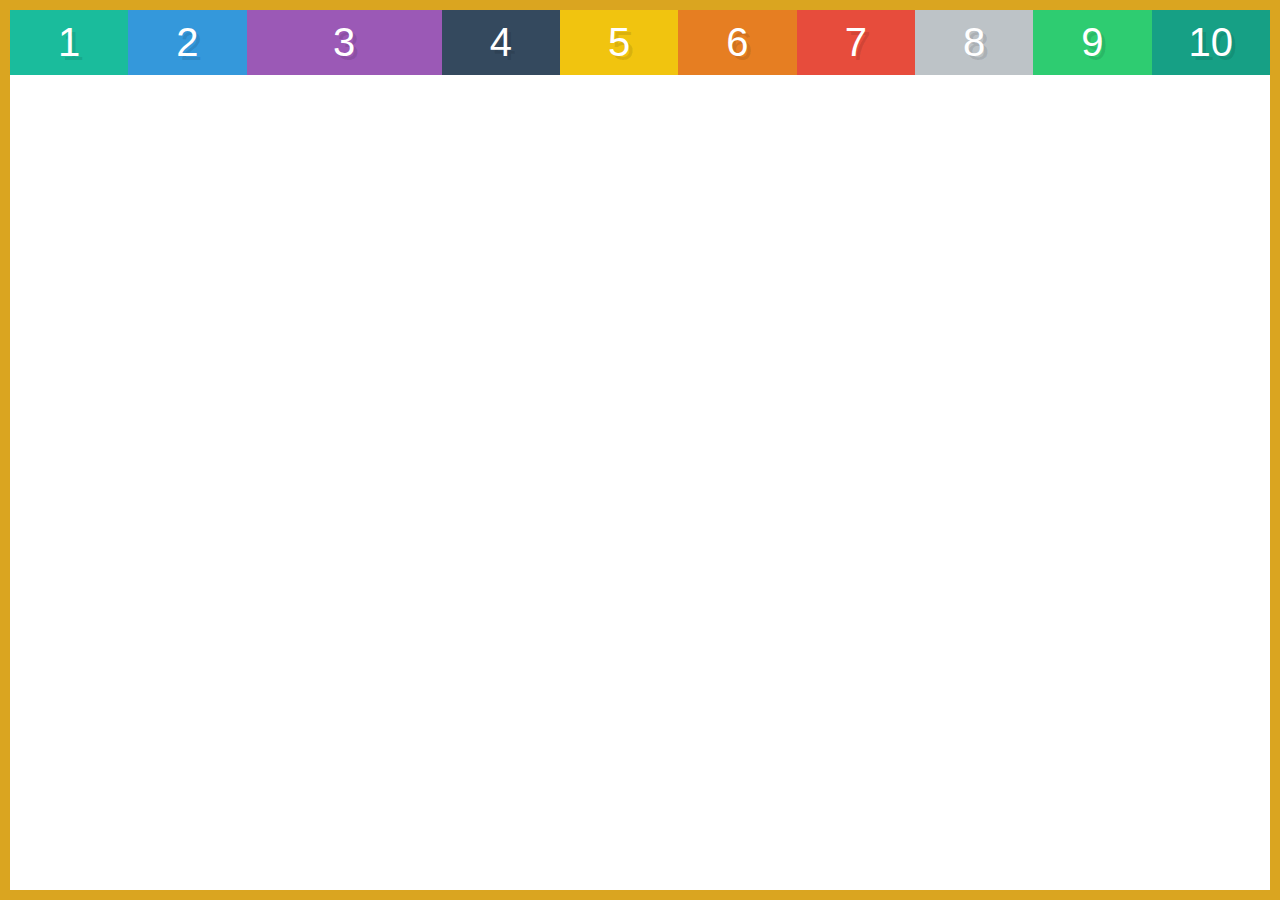
<file: practice.html>
<!DOCTYPE html>
<html>

<head>
  <meta charset="utf-8" />
  <meta http-equiv="X-UA-Compatible" content="IE=edge">
  <title>What The Flexbox</title>
  <meta name="viewport" content="width=device-width, initial-scale=1">
  <link rel="stylesheet" href="practice.css">
</head>

<body>
  <div class="container">
    <div class="item box box1">1</div>
    <div class="item box box2">2</div>
    <div class="item box box3">3</div>
    <div class="item box box4">4</div>
    <div class="item box box5">5</div>
    <div class="item box box6">6</div>
    <div class="item box box7">7</div>
    <div class="item box box8">8</div>
    <div class="item box box9">9</div>
    <div class="item box box10">10</div>
  </div>
</body>

</html>
</file>
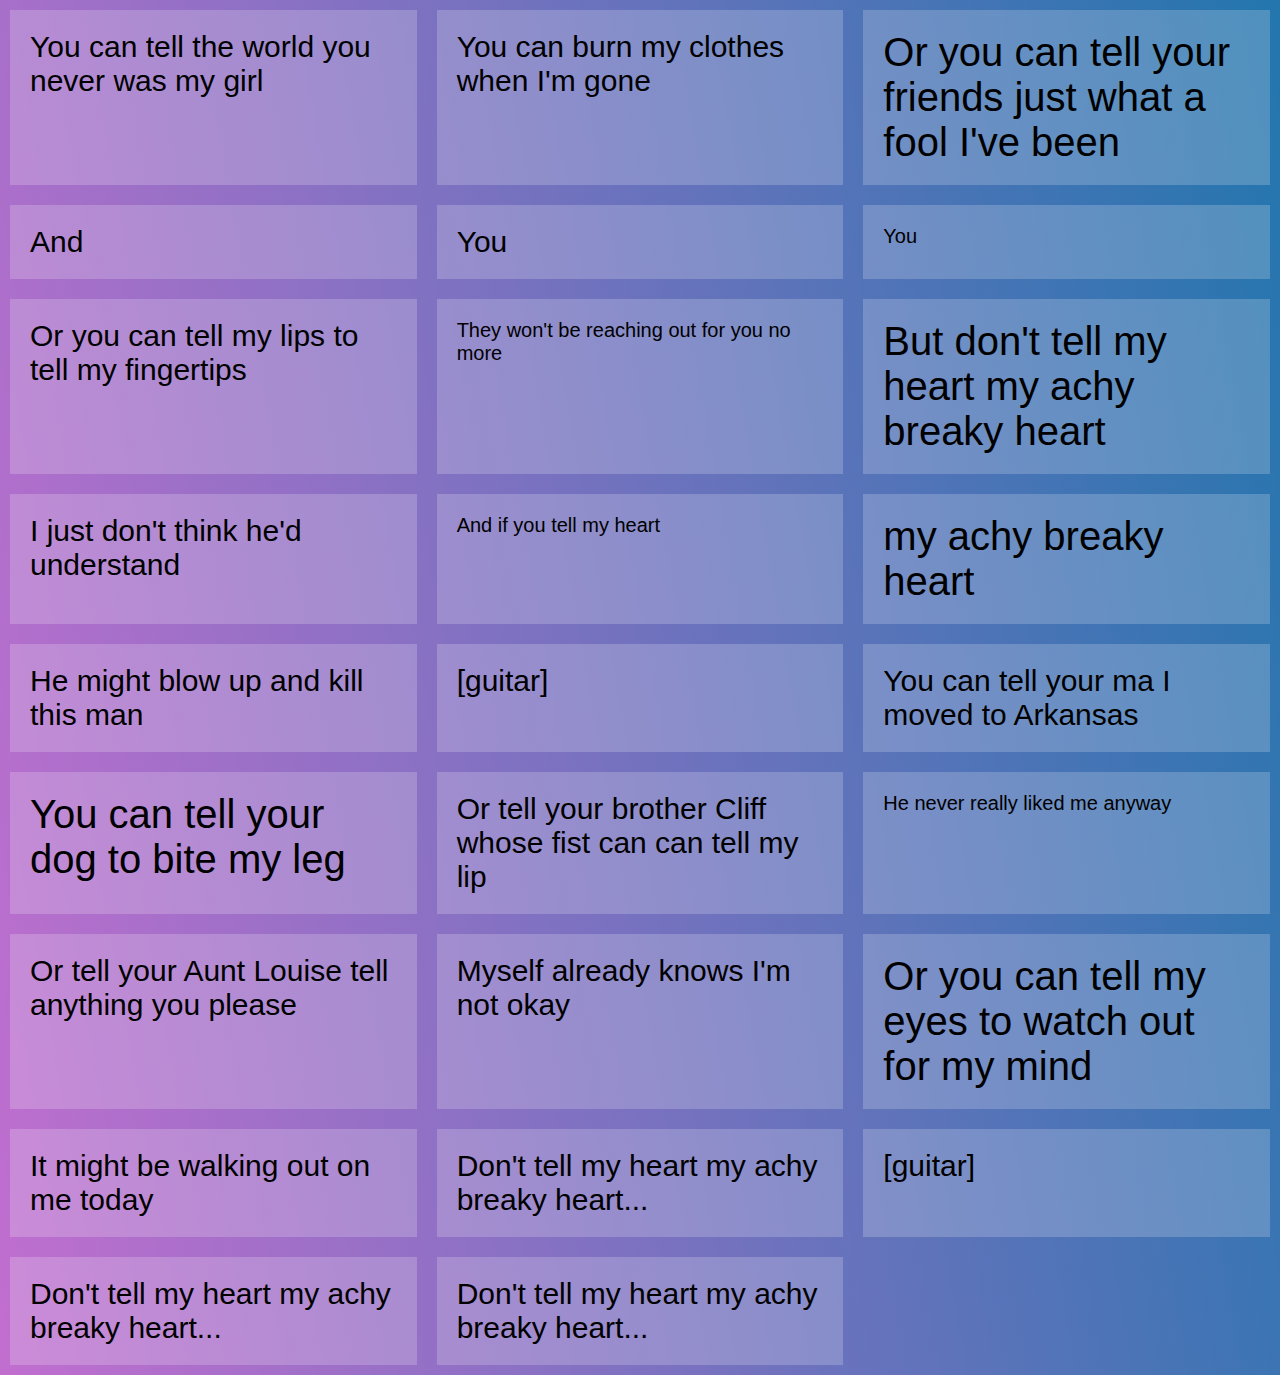
<file: src/equalHeightElements.html>
<!DOCTYPE html>
<html lang="en">

<head>
  <meta charset="UTF-8">
  <title>FlexBox Nav</title>
  <link rel="stylesheet" href="https://maxcdn.bootstrapcdn.com/font-awesome/4.3.0/css/font-awesome.min.css">
  <link rel="stylesheet" href="equalHeightElements.css">
</head>

<body>

  <div class="elements">

    <div class="item">You can tell the world you never was my girl</div>
    <div class="item">You can burn my clothes when I'm gone</div>
    <div class="item large">Or you can tell your friends just what a fool I've been</div>
    <div class="item">And </div>

    <div class="item">You </div>
    <div class="item small">You </div>
    <div class="item">Or you can tell my lips to tell my fingertips</div>
    <div class="item small">They won't be reaching out for you no more</div>

    <div class="item large">But don't tell my heart my achy breaky heart</div>
    <div class="item">I just don't think he'd understand</div>
    <div class="item small">And if you tell my heart</div>
    <div class="item large">my achy breaky heart</div>
    <div class="item">He might blow up and kill this man</div>

    <div class="item">[guitar]</div>

    <div class="item">You can tell your ma I moved to Arkansas</div>
    <div class="item large">You can tell your dog to bite my leg</div>
    <div class="item">Or tell your brother Cliff whose fist can can tell my lip</div>
    <div class="item small">He never really liked me anyway</div>

    <div class="item">Or tell your Aunt Louise tell anything you please</div>
    <div class="item">Myself already knows I'm not okay</div>
    <div class="item large">Or you can tell my eyes to watch out for my mind</div>
    <div class="item">It might be walking out on me today</div>

    <div class="item">Don't tell my heart my achy breaky heart...</div>

    <div class="item">[guitar]</div>

    <div class="item">Don't tell my heart my achy breaky heart...</div>
    <div class="item">Don't tell my heart my achy breaky heart...</div>

  </div>

</body>

</html>
</file>
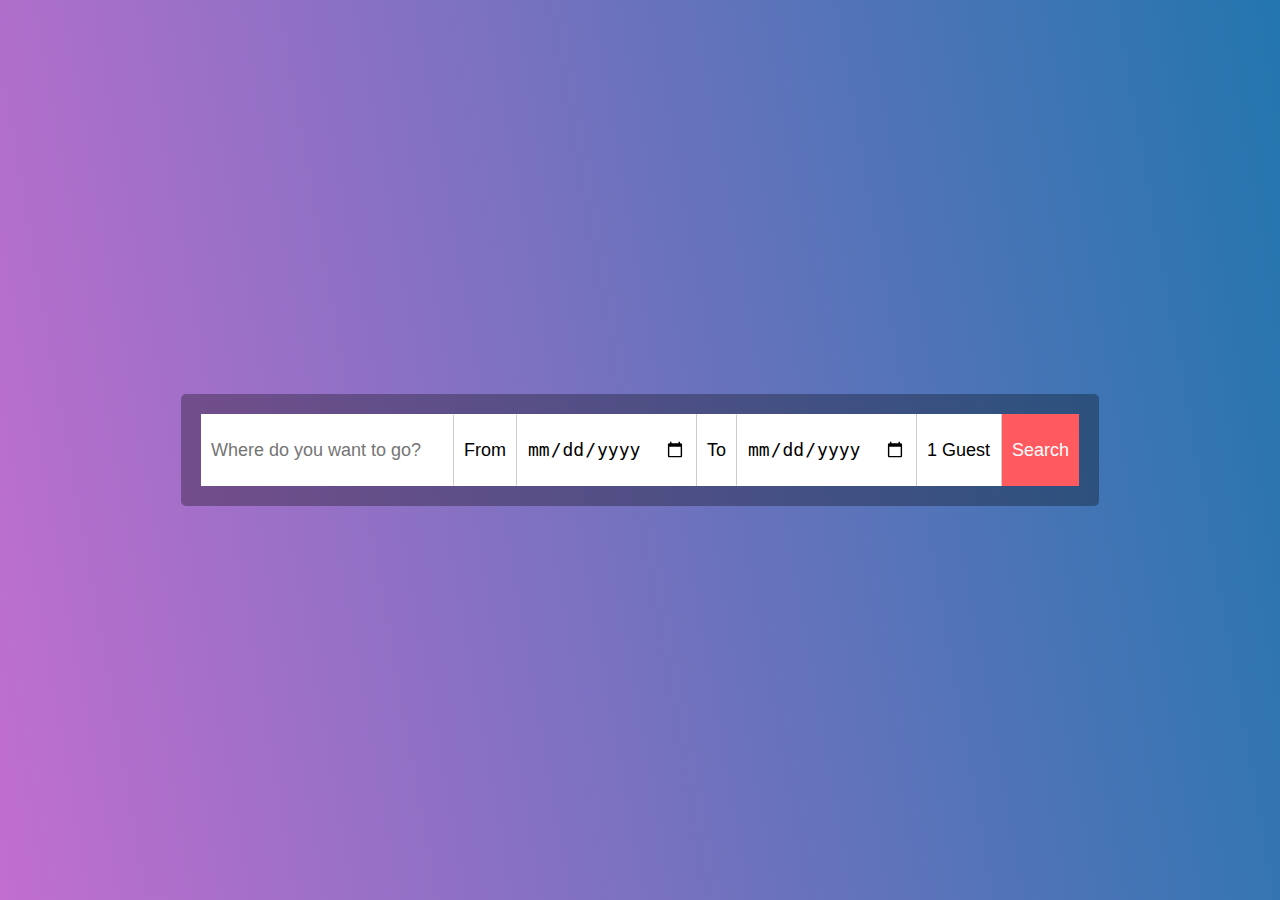
<file: src/flexboxForm.html>
<!DOCTYPE html>
<html lang="en">

<head>
  <meta charset="UTF-8">
  <title>FlexBox Nav</title>
  <link rel="stylesheet" href="https://maxcdn.bootstrapcdn.com/font-awesome/4.3.0/css/font-awesome.min.css">
  <link rel="stylesheet" href="flexboxForm.css">
</head>

<body>


  <div class="cover">


    <form class="flex-form">

      <input type="search" placeholder="Where do you want to go?">

      <label for="from">From</label>
      <input type="date" name="from">

      <label for="from">To</label>
      <input type="date" name="to">

      <select name="" id="">
        <option value="1">1 Guest</option>
        <option value="2">2 Guest</option>
        <option value="3">3 Guest</option>
        <option value="4">4 Guest</option>
        <option value="5">5 Guest</option>
      </select>

      <input type="submit" value="Search">

    </form>

  </div>

  <!-- <video class="dog" src="Coverr-Lulu/Coverr-Lulu.webm" autoplay loop></video> -->

</body>

</html>
</file>
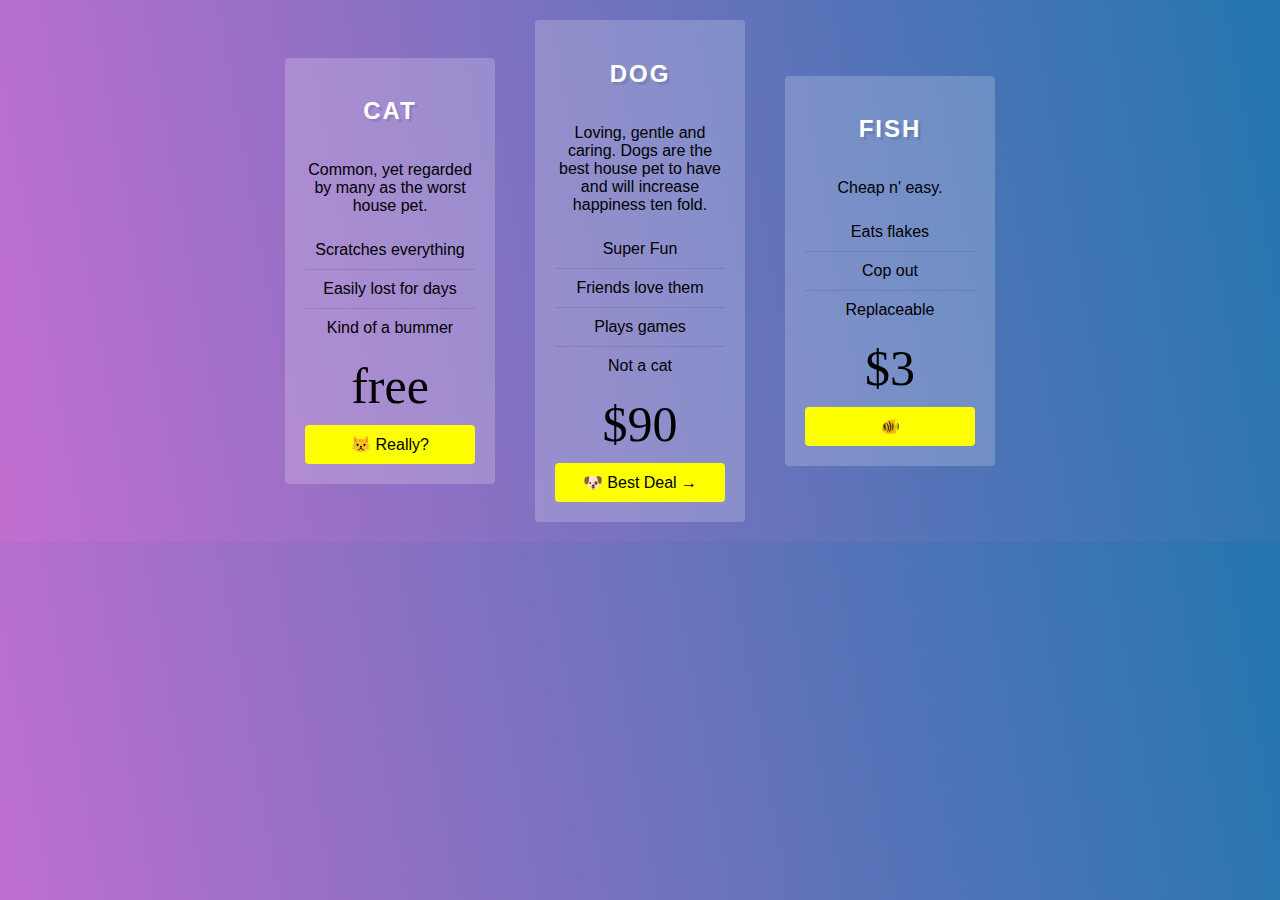
<file: src/pricingGrid.html>
<!DOCTYPE html>
<html lang="en">

<head>
  <meta charset="UTF-8">
  <title>FlexBox Nav</title>
  <link rel="stylesheet" href="https://maxcdn.bootstrapcdn.com/font-awesome/4.3.0/css/font-awesome.min.css">
  <link rel="stylesheet" href="pricingGrid.css">
</head>

<body>

  <!-- Flex Container! -->
  <div class="pricing-grid">

    <div class="plan plan1">

      <h2>Cat</h2>
      <p>Common, yet regarded by many as the worst house pet.</p>
      <ul class="features">
        <li>Scratches everything</li>
        <li>Easily lost for days</li>
        <li>Kind of a bummer</li>
      </ul>

      <p class="price">free</p>

      <a href="#" class="cta">😾 Really?</a>
    </div>

    <div class="plan plan2">

      <h2>Dog</h2>
      <p>Loving, gentle and caring. Dogs are the best house pet to have and will increase happiness ten fold. </p>
      <ul class="features">
        <li>Super Fun</li>
        <li>Friends love them</li>
        <li>Plays games</li>
        <li>Not a cat</li>
      </ul>

      <p class="price">$90</p>

      <a href="#" class="cta">🐶 Best Deal →</a>
    </div>

    <div class="plan plan3">

      <h2>Fish</h2>
      <p>Cheap n' easy.</p>
      <ul class="features">
        <li>Eats flakes</li>
        <li>Cop out</li>
        <li>Replaceable</li>
      </ul>

      <p class="price">$3</p>

      <a href="#" class="cta">🐠</a>
    </div>

  </div>

</body>

</html>
</file>
<file: src/equalHeightElements.css>
/* Some CSS Setup - nothing to do with flexbox */
html {
  box-sizing: border-box;
}

*, *:before, *:after {
  box-sizing: inherit;
}

body {
  font-family: sans-serif;
  margin: 0;
  background-image: linear-gradient(260deg, #2376ae 0%, #c16ecf 100%);
}

a {
  color:white;
}

.item.large {
  font-size: 40px;
}

.item.small {
  font-size: 20px;
}

.item {
  background:rgba(255,255,255,0.2);
  margin:10px;
  padding:20px;
  font-size: 30px;
}

/* Flexbox Starts Here: */

/* Flex Container */
.elements {
  display: flex;
  flex-wrap: wrap;
  justify-content: flex-start;
}

/* Flex Item */
.item {
  /* flex: 1 1 calc(33.333% - 20px); */
  flex: 0 1 calc(33.333% - 20px);
}
</file>
<file: src/flexboxForm.css>
/* Some CSS Setup - nothing to do with flexbox */
html {
  box-sizing: border-box;
}

*, *:before, *:after {
  box-sizing: inherit;
}

body {
  font-family: sans-serif;
  margin: 0;
  overflow: hidden;
  background-image: linear-gradient(260deg, #2376ae 0%, #c16ecf 100%);
}

a {
  color:white;
}

.cover  {
  height:100vh;
  width:100%;
}

/*Video*/

.dog {
  height:100%;
  -webkit-filter:blur(5px);
  filter:blur(5px);
  position: absolute;
  top: 0;
  z-index: -1;
}

/*Hack to get them to align properly */
.flex-form > *:not([type="date"]) {
  border-top:1px solid white;
  border-bottom:1px solid white;
}

.flex-form input[type="submit"] {
  background:#FF5A5F;
  border-top: 1px solid #FF5A5F;
  border-bottom: 1px solid #FF5A5F;
  color:white;
}

.flex-form > * {
  border:0;
  padding:10px;
  background:white;
  line-height:50px;
  font-size: 18px;
  border-radius:0;
  outline:0;
  border-right:1px solid rgba(0,0,0,0.2);
  -webkit-appearance:none;
}

.flex-form > *:last-child {
  border-right: 0;
}

/*Flexbox Starts Here*/

/* Flex Container */
.cover {
  display: flex;
  justify-content: center;
  align-items: center;
}

/* Flex Item && Container */
.flex-form {
  display: flex;
  border: 20px solid rgba(0,0,0,0.3);
  border-radius: 5px;
}

input[type="search"] {
  flex-basis: 400px;
}

/* I added this to make the date text show */
input[type="date"] {
  flex-basis: 300px;
}
</file>
<file: src/pricingGrid.css>
/* Some CSS Setup - nothing to do with flexbox */
html {
  box-sizing: border-box;
}

*, *:before, *:after {
  box-sizing: inherit;
}

body {
  font-family: sans-serif;
  margin: 0;
  background-image: linear-gradient(260deg, #2376ae 0%, #c16ecf 100%);
}

a {
  color:white;
}

.plan ul {
  margin: 0;
  padding: 0;
  list-style: none;
}

.plan ul li {
  border-bottom: 1px solid rgba(0,0,0,0.1);
  padding:10px;
}

.plan ul li:last-child {
  border-bottom: 0;
}

.plan a {
  text-decoration: none;
  background:#FEFF00;
  padding:10px;
  color:black;
  border-radius:4px;
}

.plan h2 {
  text-transform: uppercase;
  color:white;
  letter-spacing: 2px;
  text-shadow:3px 3px 0 rgba(0,0,0,0.1);
}

.price {
  font-size: 50px;
  font-family: serif;
  margin: 10px 0;
}

/* Flex Container */
.pricing-grid {
  max-width:750px;
  margin: 0 auto;
  display: flex;
  align-items: center;
}

/* Flex Item */
.plan {
  flex: 1;
  background: rgba(255, 255, 255, 0.2);
  margin: 20px;
  padding: 20px;
  border-radius: 4px;
  text-align: center;

  /* nested flex container */
  display: flex;
  flex-wrap: wrap;
}

.plan > * {
  flex: 1 1 100%;
}

.plan .cta {
  /* this property was set in tutorial, but seems unnecessary */
  /* align-self: flex-end; */
}
</file>
<file: practice.css>
/* CSS Normalize */
article,aside,details,figcaption,figure,footer,header,hgroup,nav,section,summary{display:block;}audio,canvas,video{display:inline-block;}audio:not([controls]){display:none;height:0;}[hidden]{display:none;}html{font-family:sans-serif;-webkit-text-size-adjust:100%;-ms-text-size-adjust:100%;}a:focus{outline:thin dotted;}a:active,a:hover{outline:0;}h1{font-size:2em;}abbr[title]{border-bottom:1px dotted;}b,strong{font-weight:700;}dfn{font-style:italic;}mark{background:#ff0;color:#000;}code,kbd,pre,samp{font-family:monospace, serif;font-size:1em;}pre{white-space:pre-wrap;word-wrap:break-word;}q{quotes:\201C \201D \2018 \2019;}small{font-size:80%;}sub,sup{font-size:75%;line-height:0;position:relative;vertical-align:baseline;}sup{top:-.5em;}sub{bottom:-.25em;}img{border:0;}svg:not(:root){overflow:hidden;}fieldset{border:1px solid silver;margin:0 2px;padding:.35em .625em .75em;}button,input,select,textarea{font-family:inherit;font-size:100%;margin:0;}button,input{line-height:normal;}button,html input[type=button],/* 1 */
input[type=reset],input[type=submit]{-webkit-appearance:button;cursor:pointer;}button[disabled],input[disabled]{cursor:default;}input[type=checkbox],input[type=radio]{box-sizing:border-box;padding:0;}input[type=search]{-webkit-appearance:textfield;-moz-box-sizing:content-box;-webkit-box-sizing:content-box;box-sizing:content-box;}input[type=search]::-webkit-search-cancel-button,input[type=search]::-webkit-search-decoration{-webkit-appearance:none;}textarea{overflow:auto;vertical-align:top;}table{border-collapse:collapse;border-spacing:0;}body,figure{margin:0;}legend,button::-moz-focus-inner,input::-moz-focus-inner{border:0;padding:0;}

/* Box-sizing border-box */
* { -moz-box-sizing: border-box; -webkit-box-sizing: border-box; box-sizing: border-box; }


/* Some default styles to make each box visible */
.box {
  color:white;
  font-size: 40px;
  text-align: center;
  text-shadow:4px 4px 0 rgba(0,0,0,0.1);
  padding:10px;
}

/* Colours for each box */
.box1 { background:#1abc9c;}
.box2 { background:#3498db;}
.box3 { background:#9b59b6;}
.box4 { background:#34495e;}
.box5 { background:#f1c40f;}
.box6 { background:#e67e22;}
.box7 { background:#e74c3c;}
.box8 { background:#bdc3c7;}
.box9 { background:#2ecc71;}
.box10 { background:#16a085;}


/* We start writing out flexbox here. The above is just page setup */

/* flex container properties */
.container {
  display: flex;
  border: 10px solid goldenrod;
  /* flex-direction: column; */
  /* justify-content: center; */
  /* align-content: center; */
  align-items: flex-start;
  /* flex-wrap: wrap; */
  min-height: 100vh;
  /* width: 800px; */
  /* height: 800px; */
}

/* flex item properties */
.item {
  flex-basis: 80px;
  flex-grow: 1;
  /* width: 33.3333%; */
  /* width: 50px; */
}

.box1 {
  /* font-size: 40px; */
  /* height: 200px; */
}

.box3 {
  flex-grow: 3;
  flex-shrink: 8;
  /* font-size: 70px; */
}
</file>
